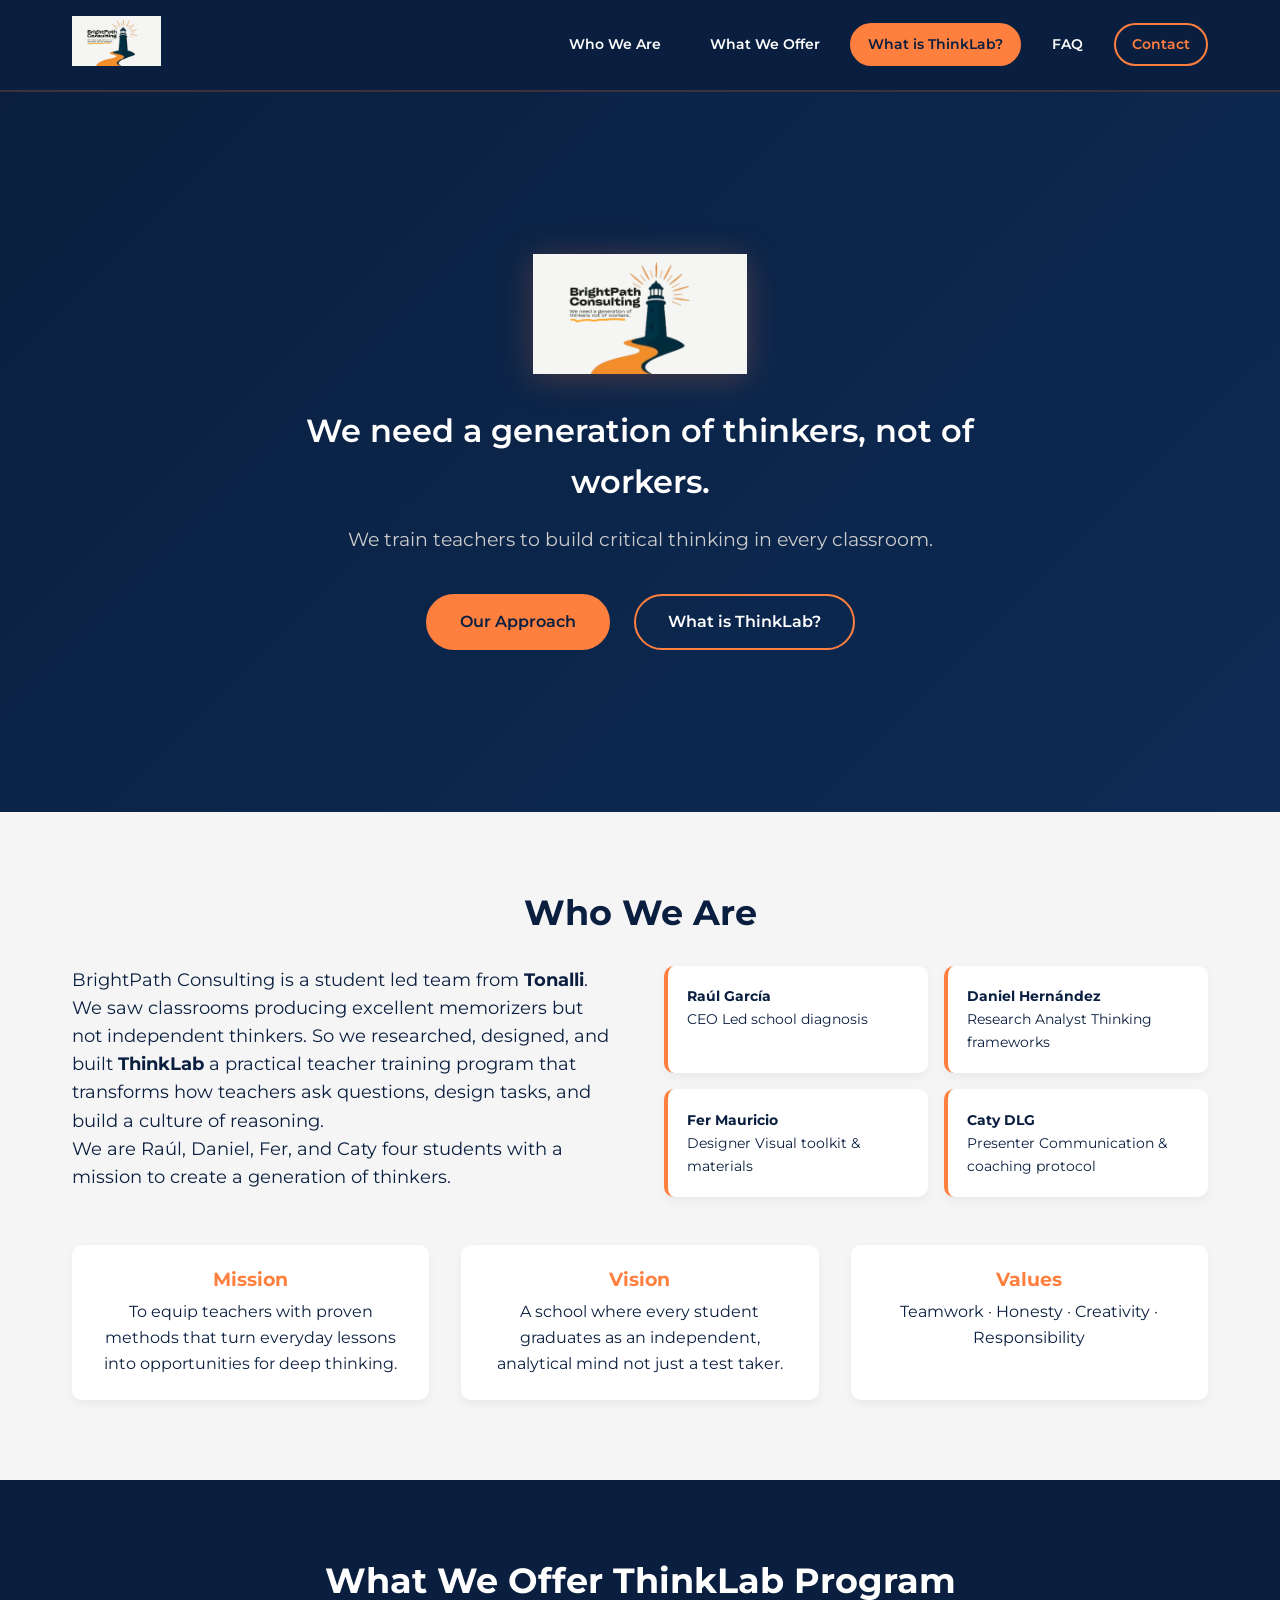
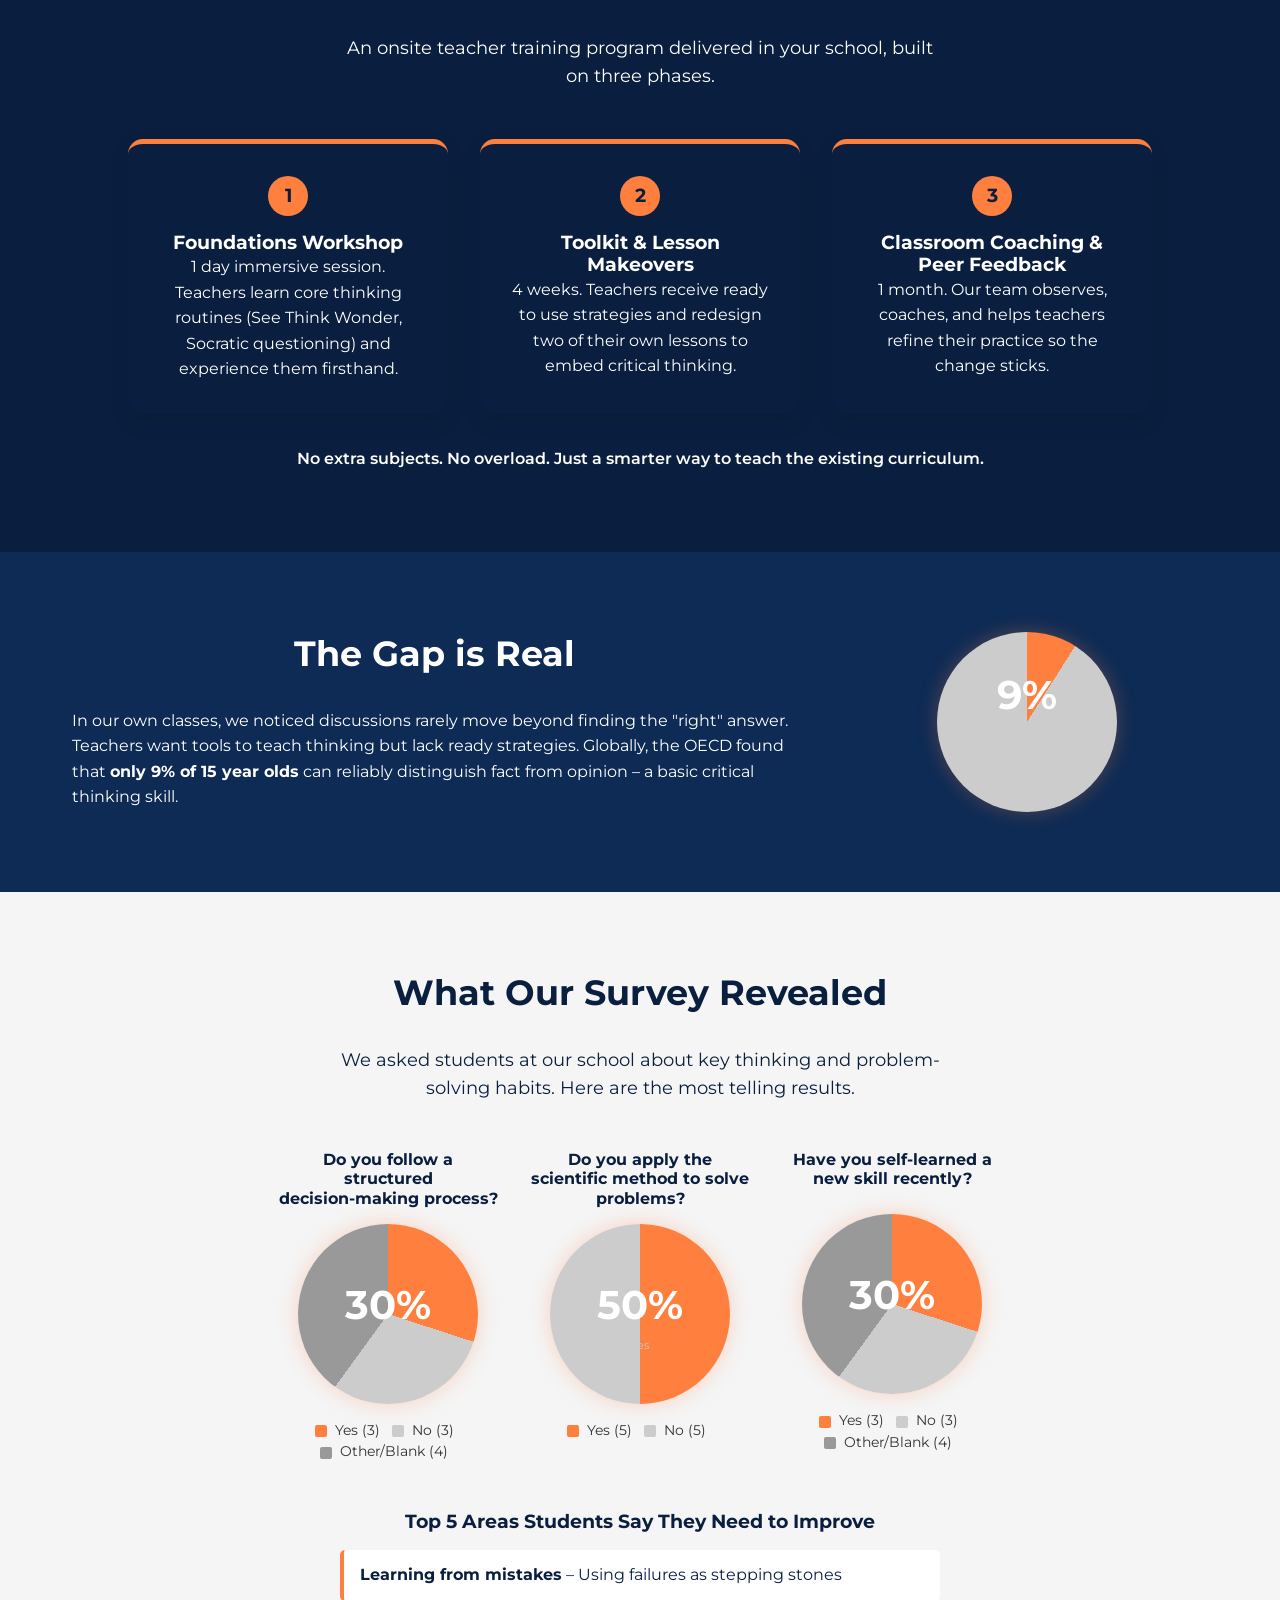
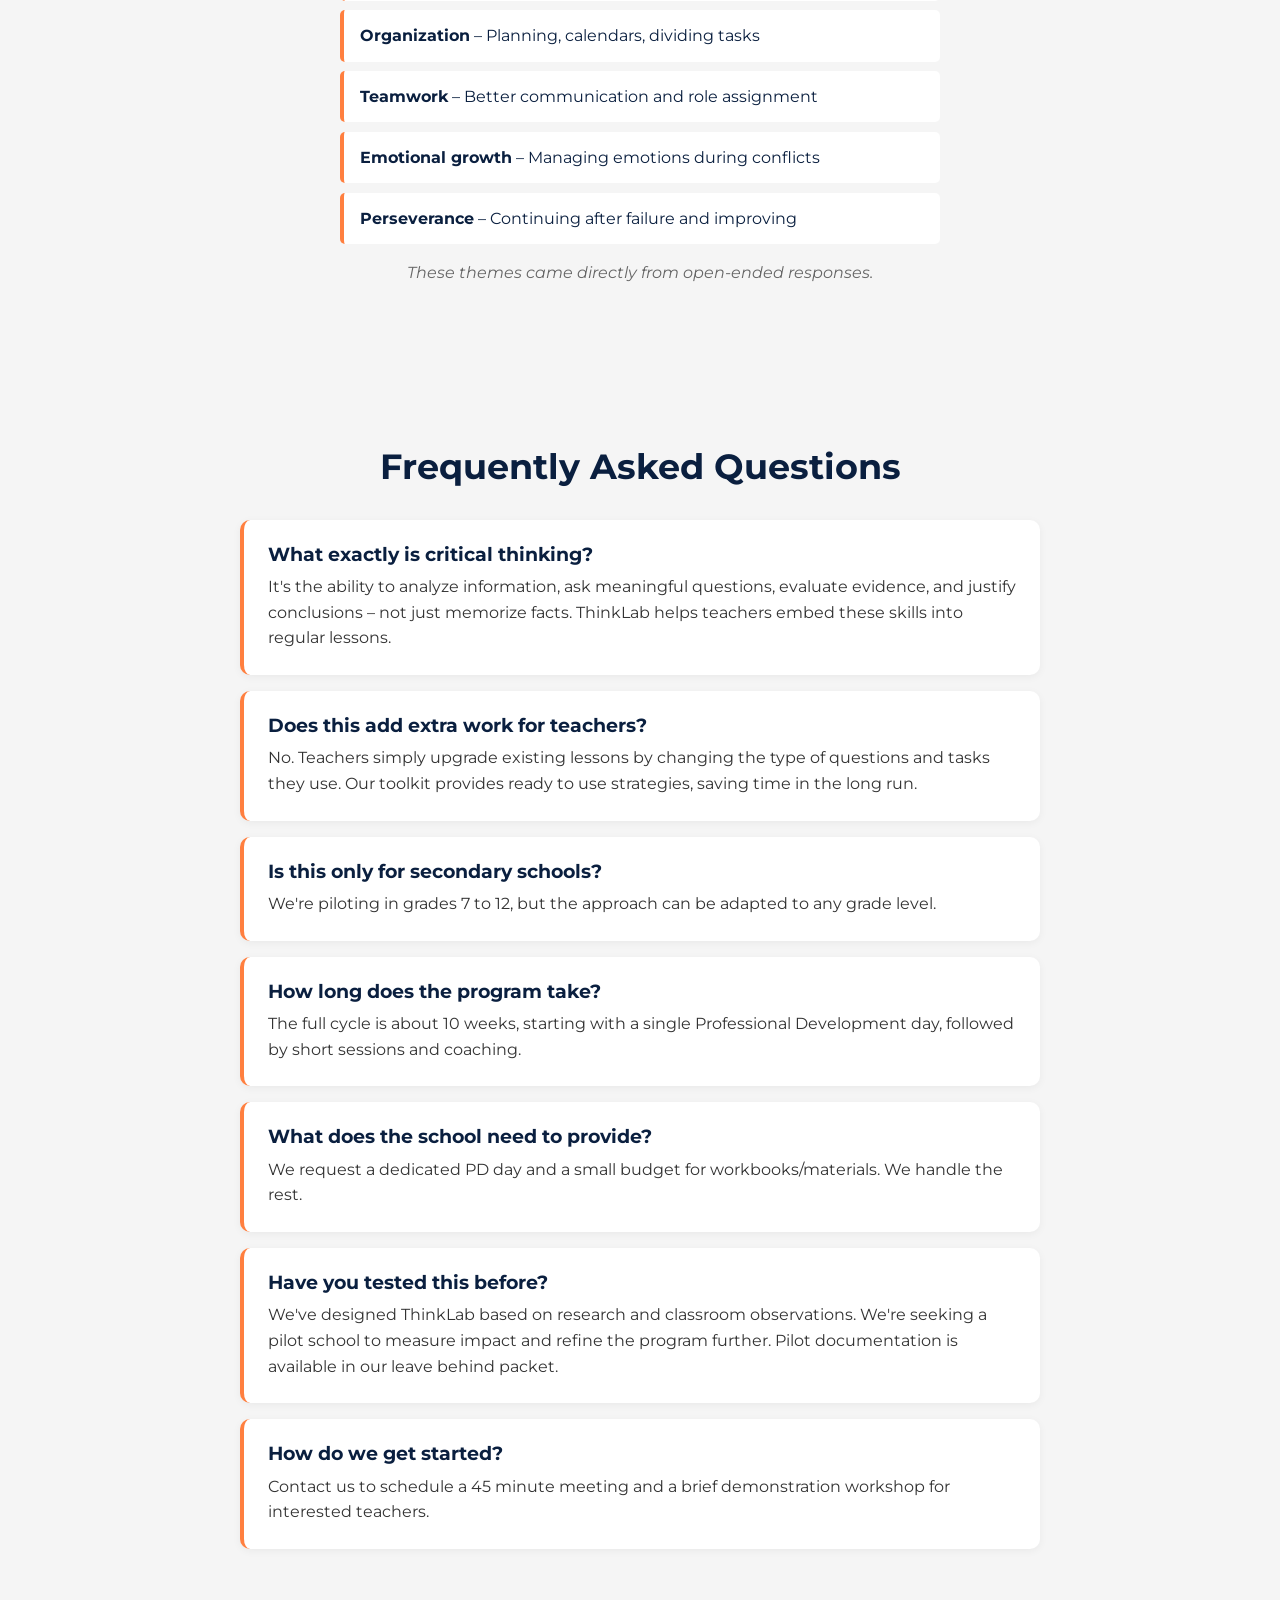
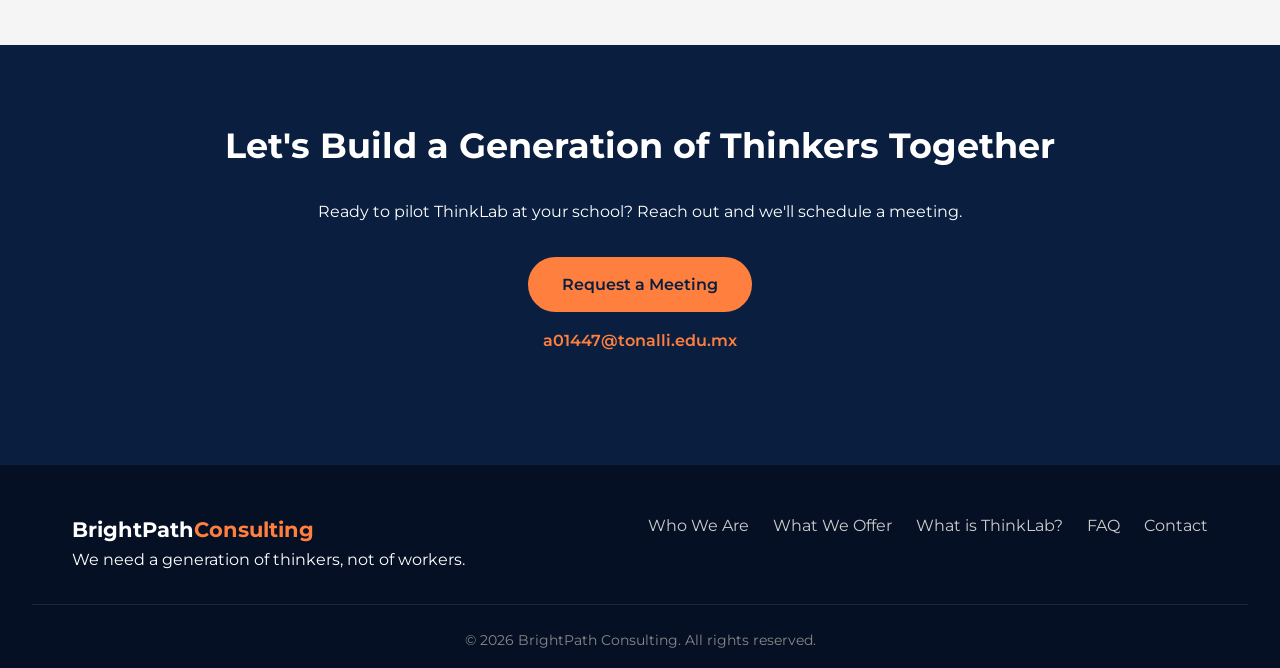
<file: index.html>
<!DOCTYPE html>
<html lang="en">
<head>
    <meta charset="UTF-8">
    <meta name="viewport" content="width=device-width, initial-scale=1.0">
    <title>BrightPath Consulting | We need a generation of thinkers, not of workers.</title>

    <!-- SEO -->
    <meta name="description" content="BrightPath Consulting trains teachers to develop critical thinking in every classroom through ThinkLab, our practical teacher training program.">
    <meta name="keywords" content="critical thinking, teacher training, ThinkLab, BrightPath Consulting, educación, pensamiento crítico">
    <meta name="author" content="BrightPath Consulting">

    <!-- Open Graph -->
    <meta property="og:title" content="BrightPath Consulting | We need a generation of thinkers, not of workers.">
    <meta property="og:description" content="ThinkLab trains teachers to build critical thinking in every classroom.">
    <meta property="og:type" content="website">

    <!-- Favicon -->
    <link rel="icon" type="image/png" href="logo.png">

    <link rel="stylesheet" href="styles.css">
    <link rel="preconnect" href="https://fonts.googleapis.com">
    <link rel="preconnect" href="https://fonts.gstatic.com" crossorigin>
    <link href="https://fonts.googleapis.com/css2?family=Montserrat:wght@400;600;700&display=swap" rel="stylesheet">
</head>
<body>
    <!-- Navigation Bar -->
    <nav class="navbar">
        <div class="nav-container">
            <a href="index.html" class="logo">
                <img src="logo.png" alt="BrightPath Consulting" style="height:50px;">
            </a>
            <div class="nav-buttons">
                <a href="#who-we-are" class="nav-btn">Who We Are</a>
                <a href="#what-we-offer" class="nav-btn">What We Offer</a>
                <a href="thinklab.html" class="nav-btn nav-btn-special">What is ThinkLab?</a>
                <a href="#faq" class="nav-btn">FAQ</a>
                <a href="#contact" class="nav-btn nav-btn-contact">Contact</a>
            </div>
            <div class="hamburger" id="hamburger">
                <span></span><span></span><span></span>
            </div>
        </div>
    </nav>

    <!-- Hero Section -->
    <header class="hero">
        <div class="hero-content">
            <img src="logo.png" alt="BrightPath Consulting" class="hero-img-logo">
            <p class="hero-tagline">We need a generation of thinkers, not of workers.</p>
            <p class="hero-subtitle">We train teachers to build critical thinking in every classroom.</p>
            <div class="hero-cta">
                <a href="#what-we-offer" class="btn btn-primary">Our Approach</a>
                <a href="thinklab.html" class="btn btn-secondary">What is ThinkLab?</a>
            </div>
        </div>
    </header>

    <!-- Who We Are Section -->
    <section id="who-we-are" class="section section-light">
        <div class="container">
            <h2>Who We Are</h2>
            <div class="two-columns">
                <div class="story">
                    <p>BrightPath Consulting is a student led team from <strong>Tonalli</strong>. We saw classrooms producing excellent memorizers but not independent thinkers. So we researched, designed, and built <strong>ThinkLab</strong>  a practical teacher training program that transforms how teachers ask questions, design tasks, and build a culture of reasoning.</p>
                    <p>We are Raúl, Daniel, Fer, and Caty  four students with a mission to create a generation of thinkers.</p>
                </div>
                <div class="team-cards">
                    <div class="team-card"><strong>Raúl García</strong><br>CEO  Led school diagnosis</div>
                    <div class="team-card"><strong>Daniel Hernández</strong><br>Research Analyst  Thinking frameworks</div>
                    <div class="team-card"><strong>Fer Mauricio</strong><br>Designer  Visual toolkit & materials</div>
                    <div class="team-card"><strong>Caty DLG</strong><br>Presenter  Communication & coaching protocol</div>
                </div>
            </div>
            <div class="mission-vision">
                <div class="mv-card">
                    <h3>Mission</h3>
                    <p>To equip teachers with proven methods that turn everyday lessons into opportunities for deep thinking.</p>
                </div>
                <div class="mv-card">
                    <h3>Vision</h3>
                    <p>A school where every student graduates as an independent, analytical mind  not just a test taker.</p>
                </div>
                <div class="mv-card">
                    <h3>Values</h3>
                    <p>Teamwork · Honesty · Creativity · Responsibility</p>
                </div>
            </div>
        </div>
    </section>

    <!-- What We Offer Section -->
    <section id="what-we-offer" class="section section-dark">
        <div class="container">
            <h2>What We Offer  ThinkLab Program</h2>
            <p class="section-intro">An onsite teacher training program delivered in your school, built on three phases.</p>
            <div class="phases">
                <div class="phase-card">
                    <div class="phase-number">1</div>
                    <h3>Foundations Workshop</h3>
                    <p>1 day immersive session. Teachers learn core thinking routines (See Think Wonder, Socratic questioning) and experience them firsthand.</p>
                </div>
                <div class="phase-card">
                    <div class="phase-number">2</div>
                    <h3>Toolkit & Lesson Makeovers</h3>
                    <p>4 weeks. Teachers receive ready to use strategies and redesign two of their own lessons to embed critical thinking.</p>
                </div>
                <div class="phase-card">
                    <div class="phase-number">3</div>
                    <h3>Classroom Coaching & Peer Feedback</h3>
                    <p>1 month. Our team observes, coaches, and helps teachers refine their practice so the change sticks.</p>
                </div>
            </div>
            <p class="phase-conclusion">No extra subjects. No overload. Just a smarter way to teach the existing curriculum.</p>
        </div>
    </section>

    <!-- Problem Section (Quick Stat) -->
    <section class="section section-accent">
        <div class="container stat-container">
            <div class="stat-text">
                <h2>The Gap is Real</h2>
                <p>In our own classes, we noticed discussions rarely move beyond finding the "right" answer. Teachers want tools to teach thinking but lack ready strategies. Globally, the OECD found that <strong>only 9% of 15 year olds</strong> can reliably distinguish fact from opinion – a basic critical thinking skill.</p>
            </div>
            <div class="stat-chart">
                <div class="donut">
                    <span class="donut-big">9%</span>
                    <span class="donut-label">can distinguish fact from opinion<br>(OECD PISA 2018)</span>
                </div>
            </div>
        </div>
    </section>

    <!-- Our Survey Section -->
    <section class="section section-light">
        <div class="container">
            <h2>What Our Survey Revealed</h2>
            <p class="section-intro">We asked students at our school about key thinking and problem-solving habits. Here are the most telling results.</p>
            <div class="survey-charts">
                <div class="survey-chart">
                    <h3>Do you follow a structured decision‑making process?</h3>
                    <div class="donut" style="background: conic-gradient(#FF7F3F 0deg 108deg, #cccccc 108deg 216deg, #999 216deg 360deg);">
                        <span class="donut-big">30%</span>
                        <span class="donut-label">Yes</span>
                    </div>
                    <div class="chart-legend">
                        <span><span style="background:#FF7F3F;"></span> Yes (3)</span>
                        <span><span style="background:#cccccc;"></span> No (3)</span>
                        <span><span style="background:#999;"></span> Other/Blank (4)</span>
                    </div>
                </div>
                <div class="survey-chart">
                    <h3>Do you apply the scientific method to solve problems?</h3>
                    <div class="donut" style="background: conic-gradient(#FF7F3F 0deg 180deg, #cccccc 180deg 360deg);">
                        <span class="donut-big">50%</span>
                        <span class="donut-label">Yes</span>
                    </div>
                    <div class="chart-legend">
                        <span><span style="background:#FF7F3F;"></span> Yes (5)</span>
                        <span><span style="background:#cccccc;"></span> No (5)</span>
                    </div>
                </div>
                <div class="survey-chart">
                    <h3>Have you self‑learned a new skill recently?</h3>
                    <div class="donut" style="background: conic-gradient(#FF7F3F 0deg 108deg, #cccccc 108deg 216deg, #999 216deg 360deg);">
                        <span class="donut-big">30%</span>
                        <span class="donut-label">Yes</span>
                    </div>
                    <div class="chart-legend">
                        <span><span style="background:#FF7F3F;"></span> Yes (3)</span>
                        <span><span style="background:#cccccc;"></span> No (3)</span>
                        <span><span style="background:#999;"></span> Other/Blank (4)</span>
                    </div>
                </div>
            </div>
            <div class="survey-themes">
                <h3>Top 5 Areas Students Say They Need to Improve</h3>
                <ul>
                    <li><strong>Learning from mistakes</strong> – Using failures as stepping stones</li>
                    <li><strong>Organization</strong> – Planning, calendars, dividing tasks</li>
                    <li><strong>Teamwork</strong> – Better communication and role assignment</li>
                    <li><strong>Emotional growth</strong> – Managing emotions during conflicts</li>
                    <li><strong>Perseverance</strong> – Continuing after failure and improving</li>
                </ul>
                <p class="survey-note">These themes came directly from open‑ended responses.</p>
            </div>
        </div>
    </section>

    <!-- FAQ Section -->
    <section id="faq" class="section section-light">
        <div class="container">
            <h2>Frequently Asked Questions</h2>
            <div class="faq-list">
                <div class="faq-item">
                    <h3>What exactly is critical thinking?</h3>
                    <p>It's the ability to analyze information, ask meaningful questions, evaluate evidence, and justify conclusions – not just memorize facts. ThinkLab helps teachers embed these skills into regular lessons.</p>
                </div>
                <div class="faq-item">
                    <h3>Does this add extra work for teachers?</h3>
                    <p>No. Teachers simply upgrade existing lessons by changing the type of questions and tasks they use. Our toolkit provides ready to use strategies, saving time in the long run.</p>
                </div>
                <div class="faq-item">
                    <h3>Is this only for secondary schools?</h3>
                    <p>We're piloting in grades 7 to 12, but the approach can be adapted to any grade level.</p>
                </div>
                <div class="faq-item">
                    <h3>How long does the program take?</h3>
                    <p>The full cycle is about 10 weeks, starting with a single Professional Development day, followed by short sessions and coaching.</p>
                </div>
                <div class="faq-item">
                    <h3>What does the school need to provide?</h3>
                    <p>We request a dedicated PD day and a small budget for workbooks/materials. We handle the rest.</p>
                </div>
                <div class="faq-item">
                    <h3>Have you tested this before?</h3>
                    <p>We've designed ThinkLab based on research and classroom observations. We're seeking a pilot school to measure impact and refine the program further. Pilot documentation is available in our leave behind packet.</p>
                </div>
                <div class="faq-item">
                    <h3>How do we get started?</h3>
                    <p>Contact us to schedule a 45 minute meeting and a brief demonstration workshop for interested teachers.</p>
                </div>
            </div>
        </div>
    </section>

    <!-- Contact Section -->
    <section id="contact" class="section section-dark">
        <div class="container contact-content">
            <h2>Let's Build a Generation of Thinkers Together</h2>
            <p>Ready to pilot ThinkLab at your school? Reach out and we'll schedule a meeting.</p>
            <a href="mailto:a01447@tonalli.edu.mx" class="btn btn-primary">Request a Meeting</a>
            <p class="contact-email">a01447@tonalli.edu.mx</p>
        </div>
    </section>

    <!-- Footer -->
    <footer class="footer">
        <div class="container footer-content">
            <div class="footer-logo">
                <span class="logo-text">BrightPath<span class="logo-accent">Consulting</span></span>
                <p>We need a generation of thinkers, not of workers.</p>
            </div>
            <div class="footer-links">
                <a href="#who-we-are">Who We Are</a>
                <a href="#what-we-offer">What We Offer</a>
                <a href="thinklab.html">What is ThinkLab?</a>
                <a href="#faq">FAQ</a>
                <a href="#contact">Contact</a>
            </div>
        </div>
        <div class="footer-bottom">
            <p>&copy; 2026 BrightPath Consulting. All rights reserved.</p>
        </div>
    </footer>

    <script>
        const hamburger = document.getElementById('hamburger');
        const navButtons = document.querySelector('.nav-buttons');

        hamburger.addEventListener('click', () => {
            navButtons.classList.toggle('active');
        });

        // Cierra el menú al hacer clic en cualquier enlace
        document.querySelectorAll('.nav-btn').forEach(btn => {
            btn.addEventListener('click', () => {
                navButtons.classList.remove('active');
            });
        });
    </script>
</body>
</html>
</file>
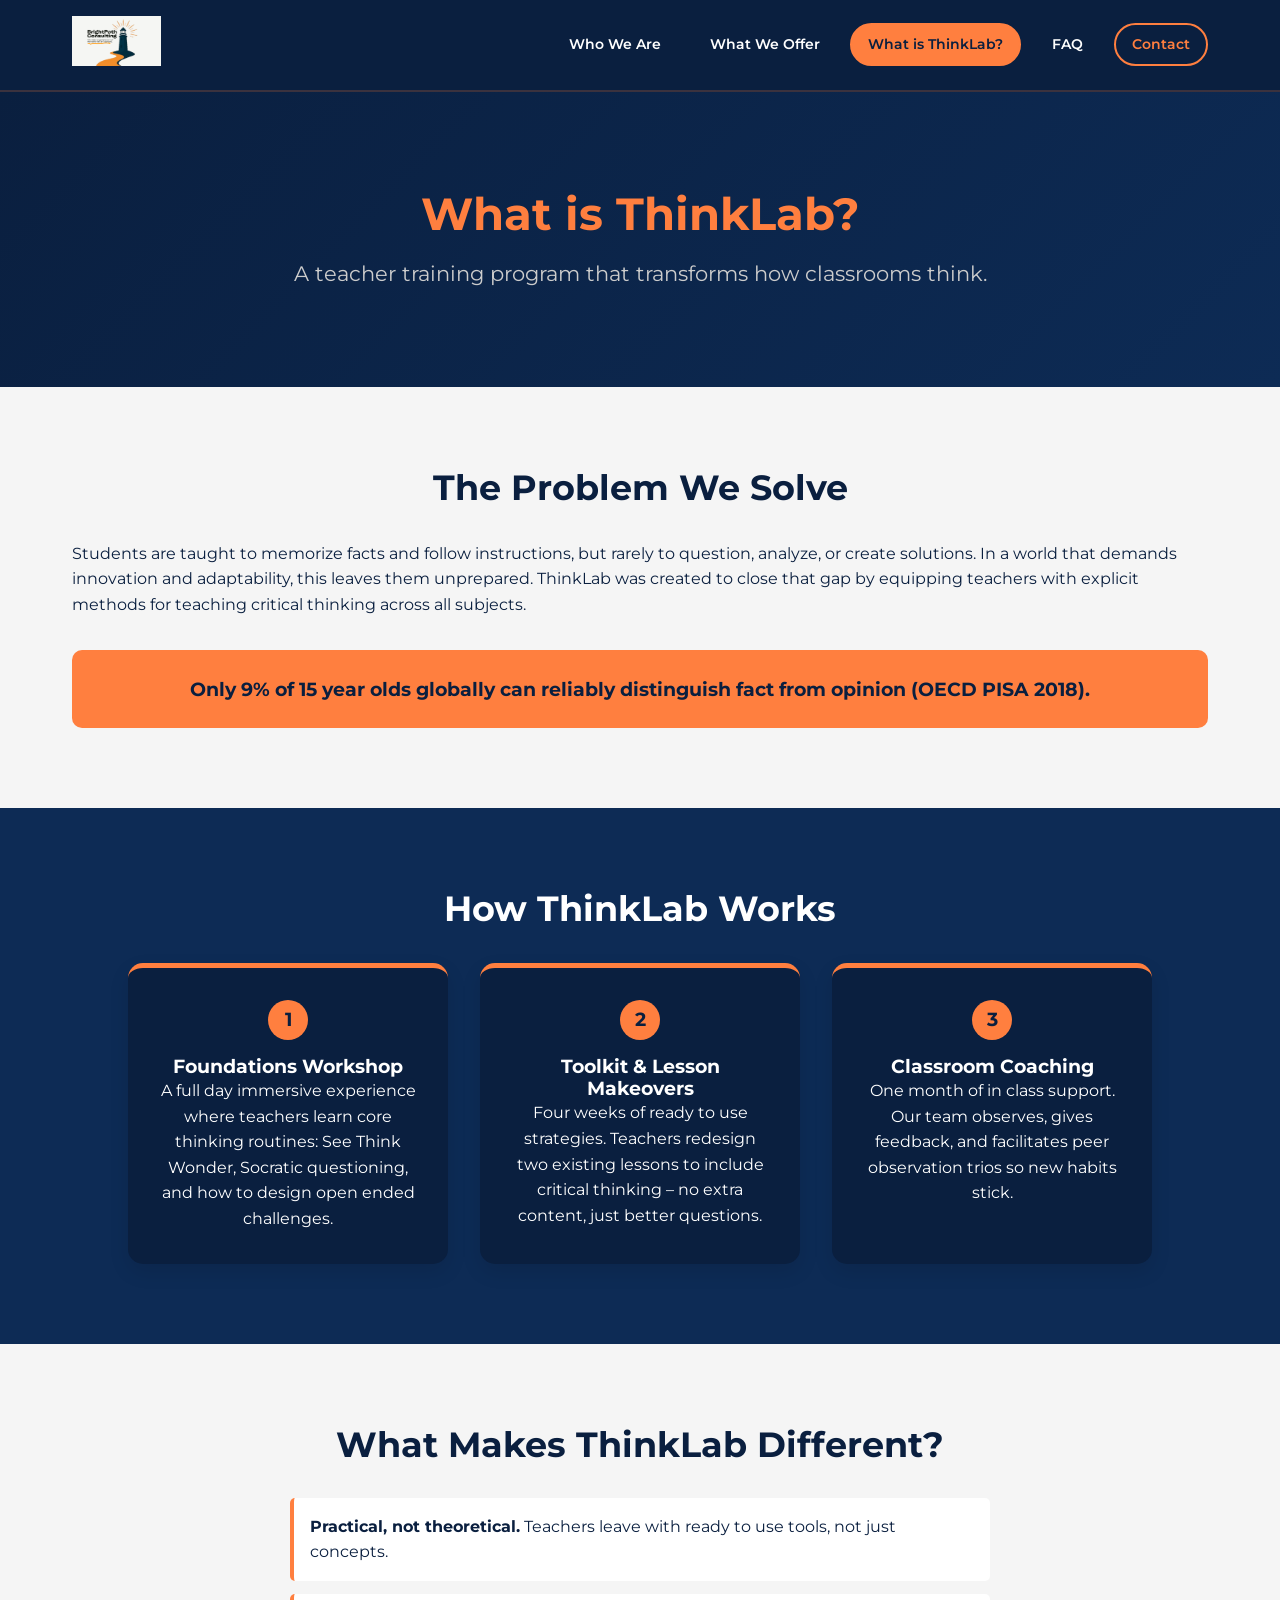
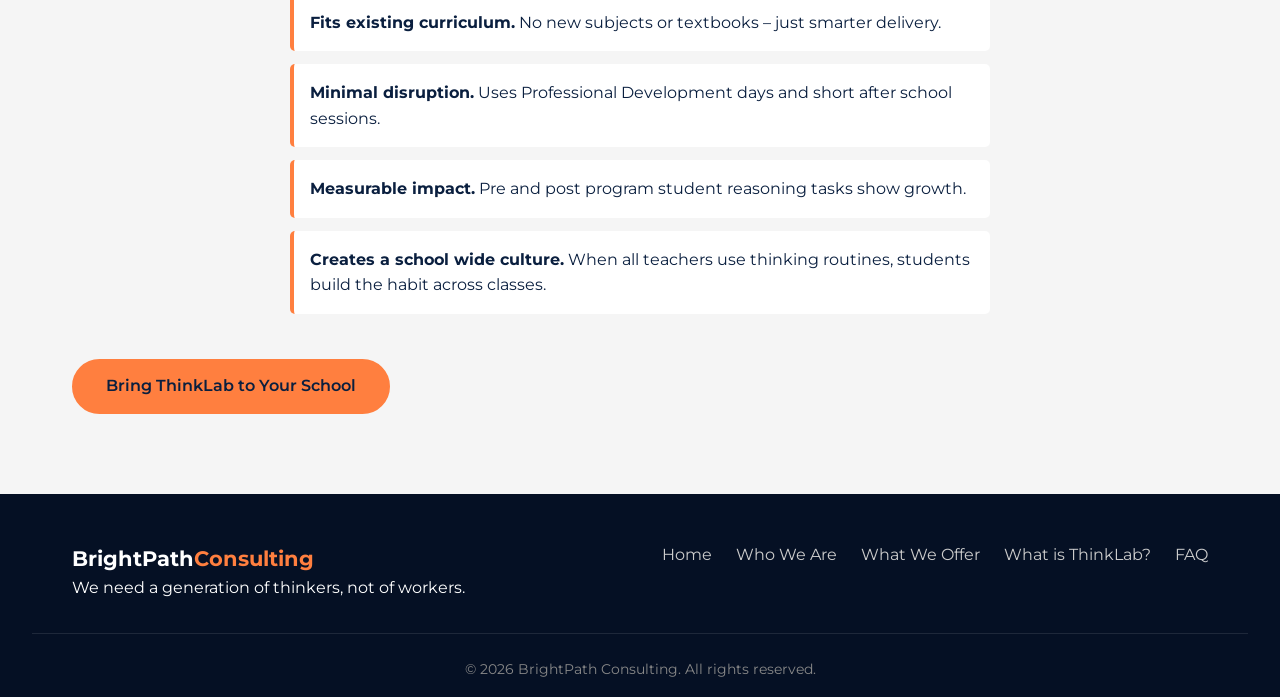
<file: thinklab.html>
<!DOCTYPE html>
<html lang="en">
<head>
    <meta charset="UTF-8">
    <meta name="viewport" content="width=device-width, initial-scale=1.0">
    <title>What is ThinkLab? | BrightPath Consulting</title>

    <!-- SEO -->
    <meta name="description" content="ThinkLab is a practical teacher training program by BrightPath Consulting that builds critical thinking skills in every classroom.">
    <meta name="keywords" content="ThinkLab, critical thinking, teacher training, BrightPath Consulting, educación, pensamiento crítico">
    <meta name="author" content="BrightPath Consulting">

    <!-- Open Graph -->
    <meta property="og:title" content="What is ThinkLab? | BrightPath Consulting">
    <meta property="og:description" content="A teacher training program that transforms how classrooms think.">
    <meta property="og:type" content="website">

    <!-- Favicon -->
    <link rel="icon" type="image/png" href="logo.png">

    <link rel="stylesheet" href="styles.css">
    <link href="https://fonts.googleapis.com/css2?family=Montserrat:wght@400;600;700&display=swap" rel="stylesheet">
</head>
<body>
    <nav class="navbar">
        <div class="nav-container">
            <a href="index.html" class="logo">
                <img src="logo.png" alt="BrightPath Consulting" style="height:50px;">
            </a>
            <div class="nav-buttons">
                <a href="index.html#who-we-are" class="nav-btn">Who We Are</a>
                <a href="index.html#what-we-offer" class="nav-btn">What We Offer</a>
                <a href="thinklab.html" class="nav-btn nav-btn-special active">What is ThinkLab?</a>
                <a href="index.html#faq" class="nav-btn">FAQ</a>
                <a href="index.html#contact" class="nav-btn nav-btn-contact">Contact</a>
            </div>
            <div class="hamburger" id="hamburger">
                <span></span><span></span><span></span>
            </div>
        </div>
    </nav>

    <main>
        <section class="section section-dark page-hero">
            <div class="container">
                <h1>What is ThinkLab?</h1>
                <p class="subheadline">A teacher training program that transforms how classrooms think.</p>
            </div>
        </section>

        <section class="section section-light">
            <div class="container">
                <h2>The Problem We Solve</h2>
                <p>Students are taught to memorize facts and follow instructions, but rarely to question, analyze, or create solutions. In a world that demands innovation and adaptability, this leaves them unprepared. ThinkLab was created to close that gap by equipping teachers with explicit methods for teaching critical thinking across all subjects.</p>
                <div class="problem-stat">
                    <strong>Only 9%</strong> of 15 year olds globally can reliably distinguish fact from opinion (OECD PISA 2018).
                </div>
            </div>
        </section>

        <section class="section section-accent">
            <div class="container">
                <h2>How ThinkLab Works</h2>
                <div class="phases">
                    <div class="phase-card">
                        <div class="phase-number">1</div>
                        <h3>Foundations Workshop</h3>
                        <p>A full day immersive experience where teachers learn core thinking routines: See Think Wonder, Socratic questioning, and how to design open ended challenges.</p>
                    </div>
                    <div class="phase-card">
                        <div class="phase-number">2</div>
                        <h3>Toolkit & Lesson Makeovers</h3>
                        <p>Four weeks of ready to use strategies. Teachers redesign two existing lessons to include critical thinking – no extra content, just better questions.</p>
                    </div>
                    <div class="phase-card">
                        <div class="phase-number">3</div>
                        <h3>Classroom Coaching</h3>
                        <p>One month of in class support. Our team observes, gives feedback, and facilitates peer observation trios so new habits stick.</p>
                    </div>
                </div>
            </div>
        </section>

        <section class="section section-light">
            <div class="container">
                <h2>What Makes ThinkLab Different?</h2>
                <ul class="benefits-list">
                    <li><strong>Practical, not theoretical.</strong> Teachers leave with ready to use tools, not just concepts.</li>
                    <li><strong>Fits existing curriculum.</strong> No new subjects or textbooks – just smarter delivery.</li>
                    <li><strong>Minimal disruption.</strong> Uses Professional Development days and short after school sessions.</li>
                    <li><strong>Measurable impact.</strong> Pre and post program student reasoning tasks show growth.</li>
                    <li><strong>Creates a school wide culture.</strong> When all teachers use thinking routines, students build the habit across classes.</li>
                </ul>
                <a href="index.html#contact" class="btn btn-primary" style="margin-top: 2rem;">Bring ThinkLab to Your School</a>
            </div>
        </section>
    </main>

    <footer class="footer">
        <div class="container footer-content">
            <div class="footer-logo">
                <span class="logo-text">BrightPath<span class="logo-accent">Consulting</span></span>
                <p>We need a generation of thinkers, not of workers.</p>
            </div>
            <div class="footer-links">
                <a href="index.html">Home</a>
                <a href="index.html#who-we-are">Who We Are</a>
                <a href="index.html#what-we-offer">What We Offer</a>
                <a href="thinklab.html">What is ThinkLab?</a>
                <a href="index.html#faq">FAQ</a>
            </div>
        </div>
        <div class="footer-bottom">
            <p>&copy; 2026 BrightPath Consulting. All rights reserved.</p>
        </div>
    </footer>

    <script>
        const hamburger = document.getElementById('hamburger');
        const navButtons = document.querySelector('.nav-buttons');

        hamburger.addEventListener('click', () => {
            navButtons.classList.toggle('active');
        });

        // Cierra el menú al hacer clic en cualquier enlace
        document.querySelectorAll('.nav-btn').forEach(btn => {
            btn.addEventListener('click', () => {
                navButtons.classList.remove('active');
            });
        });
    </script>
</body>
</html>
</file>
<file: styles.css>
/* ===== RESET & BASE ===== */
* {
    margin: 0;
    padding: 0;
    box-sizing: border-box;
}

html {
    scroll-behavior: smooth;
}

body {
    font-family: 'Montserrat', sans-serif;
    line-height: 1.6;
    color: #FFFFFF;
    background-color: #0A1F3F;
}

.container {
    max-width: 1200px;
    margin: 0 auto;
    padding: 0 2rem;
}

h1, h2, h3 {
    font-weight: 700;
    line-height: 1.2;
}

a {
    text-decoration: none;
    color: inherit;
}

/* ===== NAVIGATION ===== */
.navbar {
    background-color: #0A1F3F;
    padding: 1rem 0;
    position: sticky;
    top: 0;
    z-index: 1000;
    border-bottom: 2px solid rgba(255,127,63,0.2);
}

.nav-container {
    max-width: 1200px;
    margin: 0 auto;
    padding: 0 2rem;
    display: flex;
    justify-content: space-between;
    align-items: center;
    flex-wrap: wrap;
}

.logo-text {
    font-size: 1.5rem;
    font-weight: 700;
    color: #FFFFFF;
}

.logo-accent {
    color: #FF7F3F;
}

.nav-buttons {
    display: flex;
    gap: 0.8rem;
    flex-wrap: wrap;
    align-items: center;
}

.nav-btn {
    padding: 0.5rem 1rem;
    border-radius: 30px;
    font-size: 0.9rem;
    font-weight: 600;
    color: #FFFFFF;
    background-color: transparent;
    border: 2px solid transparent;
    transition: all 0.3s ease;
}

.nav-btn:hover {
    border-color: #FF7F3F;
    color: #FF7F3F;
}

.nav-btn-special {
    background-color: #FF7F3F;
    color: #0A1F3F;
    border: 2px solid #FF7F3F;
}

.nav-btn-special:hover {
    background-color: #D95A2B;
    border-color: #D95A2B;
    color: #FFFFFF;
}

.nav-btn-contact {
    background-color: transparent;
    border: 2px solid #FF7F3F;
    color: #FF7F3F;
}

.nav-btn-contact:hover {
    background-color: #FF7F3F;
    color: #0A1F3F;
}

/* Hamburger for mobile */
.hamburger {
    display: none;
    flex-direction: column;
    cursor: pointer;
    gap: 4px;
}

.hamburger span {
    width: 25px;
    height: 3px;
    background: #FFFFFF;
    border-radius: 2px;
}

/* ===== HERO ===== */
.hero {
    background: linear-gradient(135deg, #0A1F3F 0%, #0D2B55 100%);
    min-height: 80vh;
    display: flex;
    align-items: center;
    justify-content: center;
    text-align: center;
    padding: 4rem 2rem;
}

.hero-content {
    max-width: 800px;
}

.hero-img-logo {
    max-height: 120px;
    width: auto;
    margin-bottom: 1.5rem;
    filter: drop-shadow(0 4px 16px rgba(255,127,63,0.25));
}

.hero-logo {
    font-size: 3rem;
    color: #FFFFFF;
    margin-bottom: 1rem;
}

.hero-logo span {
    color: #FF7F3F;
}

.hero-tagline {
    font-size: 2rem;
    font-weight: 600;
    margin-bottom: 1rem;
    color: #FFFFFF;
}

.hero-subtitle {
    font-size: 1.2rem;
    color: #CCCCCC;
    margin-bottom: 2.5rem;
}

.hero-cta {
    display: flex;
    gap: 1.5rem;
    justify-content: center;
    flex-wrap: wrap;
}

/* ===== BUTTONS ===== */
.btn {
    display: inline-block;
    padding: 0.8rem 2rem;
    border-radius: 30px;
    font-weight: 600;
    font-size: 1rem;
    transition: all 0.3s ease;
    text-align: center;
}

.btn-primary {
    background-color: #FF7F3F;
    color: #0A1F3F;
    border: 2px solid #FF7F3F;
}

.btn-primary:hover {
    background-color: #D95A2B;
    border-color: #D95A2B;
    color: #FFFFFF;
}

.btn-secondary {
    background-color: transparent;
    color: #FFFFFF;
    border: 2px solid #FF7F3F;
}

.btn-secondary:hover {
    background-color: #FF7F3F;
    color: #0A1F3F;
}

/* ===== SECTIONS ===== */
.section {
    padding: 5rem 2rem;
}

.section-light {
    background-color: #F5F5F5;
    color: #0A1F3F;
}

.section-dark {
    background-color: #0A1F3F;
    color: #FFFFFF;
}

.section-accent {
    background-color: #0D2B55;
    color: #FFFFFF;
}

.section h2 {
    font-size: 2.2rem;
    margin-bottom: 2rem;
    text-align: center;
}

.section-intro {
    text-align: center;
    max-width: 600px;
    margin: 0 auto 3rem;
    font-size: 1.1rem;
}

/* ===== TWO COLUMNS ===== */
.two-columns {
    display: flex;
    gap: 3rem;
    align-items: flex-start;
    flex-wrap: wrap;
}

.story {
    flex: 1 1 300px;
    font-size: 1.1rem;
}

.team-cards {
    flex: 1 1 300px;
    display: grid;
    grid-template-columns: 1fr 1fr;
    gap: 1rem;
}

.team-card {
    background: white;
    padding: 1.2rem;
    border-radius: 10px;
    border-left: 4px solid #FF7F3F;
    box-shadow: 0 4px 10px rgba(0,0,0,0.05);
    font-size: 0.9rem;
}

/* ===== MISSION / VISION / VALUES ===== */
.mission-vision {
    display: flex;
    gap: 2rem;
    margin-top: 3rem;
    flex-wrap: wrap;
}

.mv-card {
    flex: 1;
    min-width: 200px;
    background: white;
    padding: 1.5rem;
    border-radius: 10px;
    text-align: center;
    box-shadow: 0 4px 10px rgba(0,0,0,0.05);
}

.mv-card h3 {
    color: #FF7F3F;
    margin-bottom: 0.5rem;
}

/* ===== PHASES (ThinkLab) ===== */
.phases {
    display: flex;
    gap: 2rem;
    justify-content: center;
    flex-wrap: wrap;
    margin-top: 2rem;
}

.phase-card {
    background: white;
    padding: 2rem;
    border-radius: 15px;
    flex: 1 1 250px;
    max-width: 320px;
    text-align: center;
    box-shadow: 0 8px 20px rgba(0,0,0,0.1);
    border-top: 5px solid #FF7F3F;
    color: #0A1F3F;
}

.section-dark .phase-card,
.section-accent .phase-card {
    background: #0A1F3F;
    color: white;
    border-top-color: #FF7F3F;
}

.phase-number {
    background: #FF7F3F;
    color: #0A1F3F;
    width: 40px;
    height: 40px;
    border-radius: 50%;
    display: flex;
    align-items: center;
    justify-content: center;
    font-weight: 700;
    font-size: 1.2rem;
    margin: 0 auto 1rem;
}

.phase-conclusion {
    text-align: center;
    margin-top: 2rem;
    font-weight: 600;
}

/* ===== STAT SECTION ===== */
.stat-container {
    display: flex;
    align-items: center;
    gap: 3rem;
    flex-wrap: wrap;
}

.stat-text {
    flex: 2;
    min-width: 280px;
}

.stat-chart {
    flex: 1;
    text-align: center;
    min-width: 200px;
}

.donut {
    width: 180px;
    height: 180px;
    border-radius: 50%;
    background: conic-gradient(#FF7F3F 0deg 32.4deg, #cccccc 32.4deg 360deg);
    display: flex;
    flex-direction: column;
    align-items: center;
    justify-content: center;
    margin: 0 auto;
    box-shadow: 0 0 20px rgba(255,127,63,0.3);
}

.donut-big {
    font-size: 2.5rem;
    font-weight: 700;
    color: #FFFFFF;
}

.donut-label {
    font-size: 0.7rem;
    color: #ccc;
    max-width: 120px;
    text-align: center;
}

/* ===== SURVEY SECTION ===== */
.survey-charts {
    display: flex;
    gap: 2rem;
    justify-content: center;
    flex-wrap: wrap;
    margin-bottom: 3rem;
}

.survey-chart {
    text-align: center;
    max-width: 220px;
}

.survey-chart h3 {
    color: #0A1F3F;
    font-size: 1rem;
    margin-bottom: 1rem;
    min-height: 3em;
}

.chart-legend {
    margin-top: 1rem;
    font-size: 0.85rem;
    color: #333;
}

.chart-legend span {
    display: inline-block;
    margin-right: 0.5rem;
}

.chart-legend span span {
    display: inline-block;
    width: 12px;
    height: 12px;
    border-radius: 2px;
    margin-right: 4px;
    vertical-align: middle;
}

.survey-themes {
    max-width: 600px;
    margin: 0 auto;
}

.survey-themes h3 {
    text-align: center;
    margin-bottom: 1rem;
    color: #0A1F3F;
}

.survey-themes ul {
    list-style: none;
    padding: 0;
}

.survey-themes li {
    background: white;
    padding: 0.8rem 1rem;
    margin-bottom: 0.6rem;
    border-left: 4px solid #FF7F3F;
    border-radius: 5px;
}

.survey-note {
    text-align: center;
    font-style: italic;
    margin-top: 1rem;
    color: #666;
}

/* ===== FAQ ===== */
.faq-list {
    max-width: 800px;
    margin: 0 auto;
}

.faq-item {
    background: white;
    margin-bottom: 1rem;
    padding: 1.5rem;
    border-radius: 10px;
    border-left: 4px solid #FF7F3F;
    box-shadow: 0 2px 8px rgba(0,0,0,0.05);
}

.faq-item h3 {
    color: #0A1F3F;
    margin-bottom: 0.5rem;
    cursor: pointer;
}

.faq-item p {
    color: #333;
}

/* ===== CONTACT ===== */
.contact-content {
    text-align: center;
}

.contact-content h2 {
    color: #FFFFFF;
}

.contact-content p {
    margin-bottom: 2rem;
}

.contact-email {
    margin-top: 1rem;
    color: #FF7F3F;
    font-weight: 600;
}

/* ===== PAGE HERO (for thinklab.html) ===== */
.page-hero {
    text-align: center;
    padding: 6rem 2rem;
    background: linear-gradient(135deg, #0A1F3F 0%, #0D2B55 100%);
}

.page-hero h1 {
    font-size: 2.8rem;
    color: #FF7F3F;
    margin-bottom: 1rem;
}

.subheadline {
    font-size: 1.3rem;
    color: #cccccc;
}

/* ===== BENEFITS LIST ===== */
.benefits-list {
    list-style: none;
    max-width: 700px;
    margin: 0 auto;
}

.benefits-list li {
    padding: 1rem;
    margin-bottom: 0.8rem;
    background: white;
    border-left: 4px solid #FF7F3F;
    border-radius: 5px;
    color: #0A1F3F;
}

.problem-stat {
    background: #FF7F3F;
    color: #0A1F3F;
    font-weight: 700;
    padding: 1.5rem;
    border-radius: 10px;
    text-align: center;
    margin-top: 2rem;
    font-size: 1.2rem;
}

/* ===== FOOTER ===== */
.footer {
    background: #051024;
    padding: 3rem 2rem 1rem;
}

.footer-content {
    display: flex;
    justify-content: space-between;
    align-items: flex-start;
    flex-wrap: wrap;
    gap: 2rem;
    margin-bottom: 2rem;
}

.footer-logo .logo-text {
    font-size: 1.3rem;
}

.footer-links {
    display: flex;
    gap: 1.5rem;
    flex-wrap: wrap;
}

.footer-links a {
    color: #ccc;
    transition: color 0.3s;
}

.footer-links a:hover {
    color: #FF7F3F;
}

.footer-bottom {
    border-top: 1px solid rgba(255,255,255,0.1);
    padding-top: 1.5rem;
    text-align: center;
    font-size: 0.9rem;
    color: #888;
}

/* ===== RESPONSIVE ===== */
@media (max-width: 768px) {
    .nav-buttons {
        display: none;
        flex-direction: column;
        width: 100%;
        background: #0A1F3F;
        padding: 1rem;
        margin-top: 1rem;
    }

    .nav-buttons.active {
        display: flex;
    }

    .hamburger {
        display: flex;
    }

    .hero-logo {
        font-size: 2rem;
    }

    .hero-tagline {
        font-size: 1.5rem;
    }

    .two-columns,
    .stat-container {
        flex-direction: column;
    }

    .phases {
        flex-direction: column;
        align-items: center;
    }

    .page-hero h1 {
        font-size: 2rem;
    }
}
</file>
